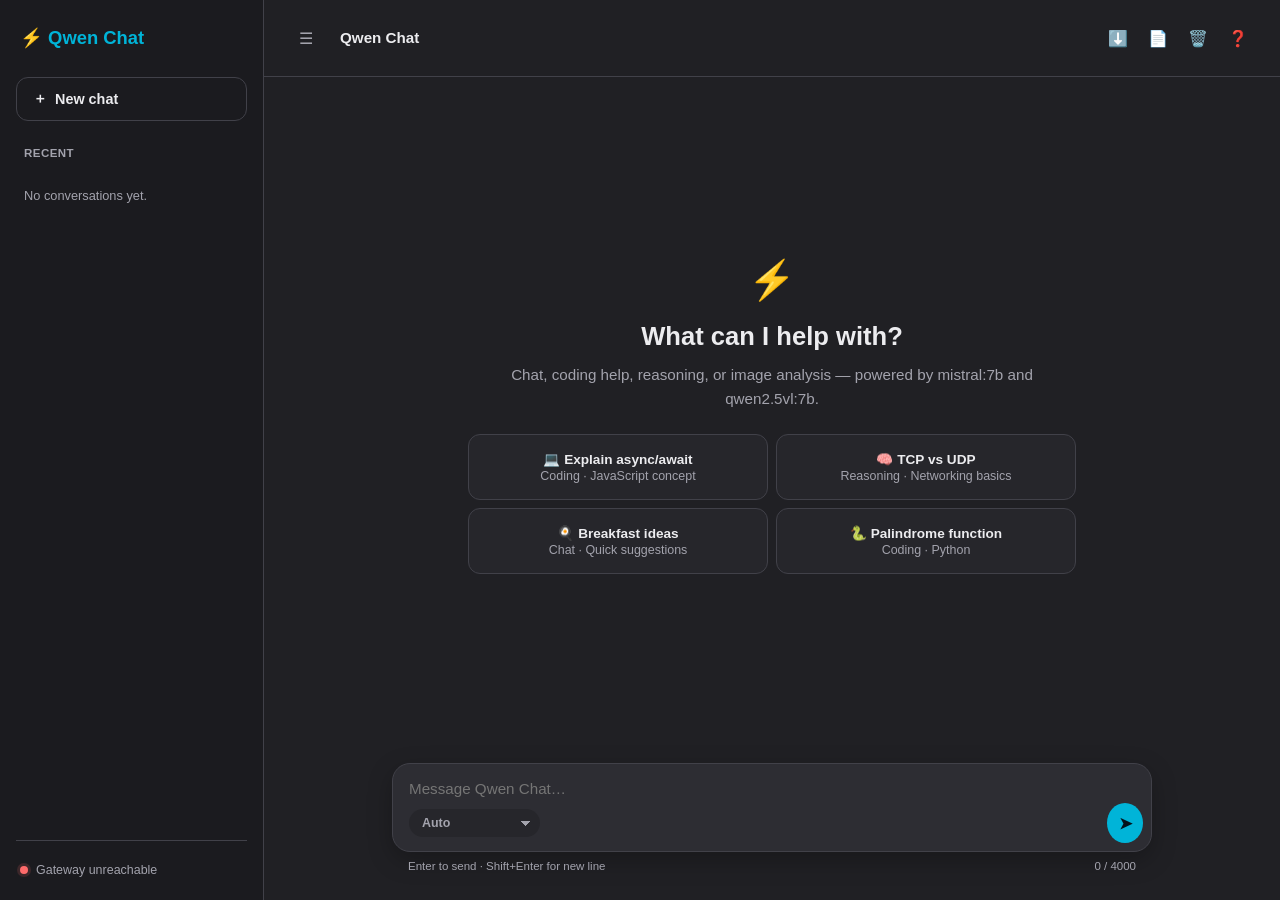
<file: index.html>
<!DOCTYPE html>
<html lang="en">
<head>
<meta charset="UTF-8">
<meta name="viewport" content="width=device-width, initial-scale=1.0">
<title>⚡ Qwen Chat — CUTM AI Gateway</title>
<link rel="stylesheet" href="css/main.css">
<link rel="stylesheet" href="css/chat.css">
<link rel="stylesheet" href="css/responsive.css">
</head>
<body>
<div class="app-shell" id="app-shell">

  <div class="sidebar-backdrop" id="sidebar-backdrop"></div>

  <aside class="sidebar" id="sidebar">
    <div class="sidebar-brand">
      ⚡ Qwen Chat
    </div>

    <button type="button" class="new-chat-btn" id="new-chat-btn">
      <span>＋</span> New chat
    </button>

    <div class="conv-list-label">Recent</div>
    <div class="conv-list" id="conv-list">
      <p class="conv-list-empty" id="conv-list-empty">No conversations yet.</p>
    </div>

    <div class="sidebar-footer">
      <div class="sidebar-status">
        <span class="status-dot" id="connection-dot"></span>
        <span id="connection-text">Checking connection…</span>
      </div>
    </div>
  </aside>

  <div class="main-panel">
    <header class="topbar">
      <button type="button" class="icon-btn sidebar-toggle" id="sidebar-toggle" title="Menu">☰</button>
      <div class="topbar-title">Qwen Chat</div>
      <div class="topbar-actions">
        <button type="button" class="icon-btn" id="export-json-btn" title="Export chat as JSON">⬇️</button>
        <button type="button" class="icon-btn" id="export-txt-btn" title="Export chat as TXT">📄</button>
        <button type="button" class="icon-btn" id="clear-chat-btn" title="Delete this conversation">🗑️</button>
        <button type="button" class="icon-btn" id="shortcuts-toggle" title="Keyboard shortcuts">❓</button>
      </div>
    </header>

    <div class="chat-scroll">
      <div class="chat-scroll-inner">

        <div class="welcome" id="welcome">
          <div class="welcome-icon">⚡</div>
          <h1>What can I help with?</h1>
          <p>Chat, coding help, reasoning, or image analysis — powered by mistral:7b and qwen2.5vl:7b.</p>
          <div class="suggestion-grid">
            <button type="button" class="suggestion-card" data-prompt="Explain how async/await works in JavaScript, with a short example.">
              <span class="suggestion-title">💻 Explain async/await</span>
              <span class="suggestion-sub">Coding · JavaScript concept</span>
            </button>
            <button type="button" class="suggestion-card" data-prompt="What's the difference between TCP and UDP?">
              <span class="suggestion-title">🧠 TCP vs UDP</span>
              <span class="suggestion-sub">Reasoning · Networking basics</span>
            </button>
            <button type="button" class="suggestion-card" data-prompt="Give me 5 healthy breakfast ideas I can make in under 10 minutes.">
              <span class="suggestion-title">🍳 Breakfast ideas</span>
              <span class="suggestion-sub">Chat · Quick suggestions</span>
            </button>
            <button type="button" class="suggestion-card" data-prompt="Write a Python function that checks if a string is a palindrome.">
              <span class="suggestion-title">🐍 Palindrome function</span>
              <span class="suggestion-sub">Coding · Python</span>
            </button>
          </div>
        </div>

        <div id="chat-messages" class="chat-messages" aria-live="polite"></div>

      </div>
    </div>

    <div class="composer-wrap">
      <div class="composer-inner">
        <form id="chat-form">
          <div class="composer">
            <textarea id="chat-input" rows="1" placeholder="Message Qwen Chat…" maxlength="4000"></textarea>
            <div class="composer-toolbar">
              <select id="model-select" class="model-select" title="Model"></select>
              <button type="submit" id="send-btn" class="btn send-btn" title="Send">➤</button>
            </div>
          </div>
        </form>
        <div class="composer-hint">
          <span>Enter to send · Shift+Enter for new line</span>
          <span id="char-counter">0 / 4000</span>
        </div>
      </div>
    </div>
  </div>

  <div id="shortcuts-panel" class="shortcuts-panel hidden">
    <h3>Keyboard Shortcuts</h3>
    <dl>
      <dt>Enter</dt><dd>Send message</dd>
      <dt>Shift+Enter</dt><dd>New line</dd>
      <dt>?</dt><dd>Toggle this panel</dd>
    </dl>
  </div>

</div>

<script type="module" src="js/main.js"></script>
</body>
</html>
</file>
<file: css/main.css>
/* Global styles, design tokens, and the app shell (sidebar + main panel). */

:root {
  --color-primary: #00b4d8;
  --color-primary-dark: #0091ad;
  --color-bg: #1b1b1f;          /* sidebar — deepest layer, warm charcoal */
  --color-bg-main: #202024;     /* main content */
  --color-bg-elevated: #26262b; /* topbar, composer, cards */
  --color-bg-card: #2d2d33;     /* cards, popovers, inputs */
  --color-bg-hover: #37373f;
  --color-border: #414149;
  --color-text: #ececef;
  --color-text-dim: #a3a3ad;
  --color-success: #00d084;
  --color-error: #ff6b6b;

  --sidebar-width: 264px;

  --space-1: 8px;
  --space-2: 16px;
  --space-3: 24px;
  --space-4: 32px;
  --space-5: 40px;

  --radius-sm: 8px;
  --radius-md: 12px;
  --radius-lg: 18px;
  --radius-pill: 26px;

  --transition: 0.2s ease;
  --font-body: 'Segoe UI', Arial, sans-serif;
}

* {
  box-sizing: border-box;
}

html, body {
  height: 100%;
}

body {
  margin: 0;
  font-family: var(--font-body);
  background: var(--color-bg-main);
  color: var(--color-text);
  line-height: 1.55;
  overflow: hidden;
}

a {
  color: var(--color-primary);
  text-decoration: none;
  transition: color var(--transition);
}
a:hover {
  color: var(--color-primary-dark);
  text-decoration: underline;
}

h1, h2, h3 {
  font-weight: 700;
  margin: 0 0 var(--space-2);
}

button {
  font-family: inherit;
  cursor: pointer;
}

/* Thin, unobtrusive scrollbars throughout the app */
* {
  scrollbar-width: thin;
  scrollbar-color: var(--color-border) transparent;
}
*::-webkit-scrollbar { width: 8px; height: 8px; }
*::-webkit-scrollbar-thumb { background: var(--color-border); border-radius: 8px; }
*::-webkit-scrollbar-track { background: transparent; }

/* ==========================================================================
   App shell: fixed-height sidebar + main panel
   ========================================================================== */

.app-shell {
  display: flex;
  height: 100vh;
  width: 100%;
}

/* ---- Sidebar ---- */
.sidebar {
  flex: 0 0 var(--sidebar-width);
  width: var(--sidebar-width);
  background: var(--color-bg);
  border-right: 1px solid var(--color-border);
  display: flex;
  flex-direction: column;
  padding: var(--space-2);
  gap: var(--space-2);
  overflow: hidden;
  transition: transform var(--transition), width var(--transition), padding var(--transition), border-color var(--transition);
  z-index: 40;
}

/* Desktop/tablet: toggling collapses the sidebar to zero width in place,
   rather than the mobile off-canvas overlay below. */
@media (min-width: 768px) {
  .app-shell.sidebar-collapsed .sidebar {
    flex-basis: 0;
    width: 0;
    padding-left: 0;
    padding-right: 0;
    border-right-color: transparent;
  }
}

.sidebar-brand {
  display: flex;
  align-items: center;
  gap: var(--space-1);
  font-size: 1.15rem;
  font-weight: 700;
  color: var(--color-primary);
  padding: var(--space-1) 4px;
}
.sidebar-brand-sub {
  display: block;
  font-size: 0.7rem;
  font-weight: 400;
  color: var(--color-text-dim);
}

.new-chat-btn {
  display: flex;
  align-items: center;
  gap: 8px;
  width: 100%;
  background: transparent;
  border: 1px solid var(--color-border);
  color: var(--color-text);
  border-radius: var(--radius-md);
  padding: 10px var(--space-2);
  font-size: 0.9rem;
  font-weight: 600;
  transition: background var(--transition), border-color var(--transition);
}
.new-chat-btn:hover {
  background: var(--color-bg-hover);
  border-color: var(--color-primary);
}

/* ---- Conversation history list ---- */
.conv-list-label {
  font-size: 0.72rem;
  font-weight: 600;
  text-transform: uppercase;
  letter-spacing: 0.04em;
  color: var(--color-text-dim);
  padding: var(--space-1) 8px 2px;
}

.conv-list {
  flex: 1;
  min-height: 40px;
  overflow-y: auto;
  display: flex;
  flex-direction: column;
  gap: 1px;
}

.conv-list-empty {
  color: var(--color-text-dim);
  font-size: 0.8rem;
  padding: 6px 8px;
  margin: 0;
}

.conv-item {
  display: flex;
  align-items: center;
  gap: 6px;
  padding: 8px 8px;
  border-radius: var(--radius-sm);
  cursor: pointer;
  color: var(--color-text-dim);
  transition: background var(--transition), color var(--transition);
}
.conv-item:hover {
  background: var(--color-bg-hover);
  color: var(--color-text);
}
.conv-item.active {
  background: var(--color-bg-hover);
  color: var(--color-text);
}
.conv-item.active .conv-item-title {
  color: var(--color-primary);
  font-weight: 600;
}

.conv-item-title {
  flex: 1;
  min-width: 0;
  white-space: nowrap;
  overflow: hidden;
  text-overflow: ellipsis;
  font-size: 0.85rem;
}

.conv-delete-btn {
  flex: 0 0 auto;
  background: none;
  border: none;
  color: var(--color-text-dim);
  font-size: 0.78rem;
  padding: 3px 5px;
  border-radius: 4px;
  opacity: 0.55;
  transition: opacity var(--transition), background var(--transition), color var(--transition);
}
.conv-delete-btn:hover {
  background: rgba(255, 107, 107, 0.15);
  color: var(--color-error);
}

/* Hide-until-hover only makes sense with a real mouse; on touchscreens
   :hover never fires reliably, so keep the button visible there. */
@media (hover: hover) and (pointer: fine) {
  .conv-delete-btn {
    opacity: 0;
  }
  .conv-item:hover .conv-delete-btn {
    opacity: 1;
  }
}

.sidebar-footer {
  display: flex;
  flex-direction: column;
  gap: var(--space-1);
  border-top: 1px solid var(--color-border);
  padding-top: var(--space-2);
}

.sidebar-status {
  display: flex;
  align-items: center;
  gap: 8px;
  font-size: 0.78rem;
  color: var(--color-text-dim);
  padding: 4px;
}
.status-dot {
  width: 8px;
  height: 8px;
  border-radius: 50%;
  background: var(--color-error);
  flex-shrink: 0;
  box-shadow: 0 0 0 3px rgba(255, 107, 107, 0.15);
}
.status-dot.online {
  background: var(--color-success);
  box-shadow: 0 0 0 3px rgba(0, 208, 132, 0.15);
}

/* Mobile drawer backdrop (hidden on desktop; shown via responsive.css) */
.sidebar-backdrop {
  display: none;
}

/* ---- Main panel ---- */
.main-panel {
  flex: 1;
  min-width: 0;
  display: flex;
  flex-direction: column;
  height: 100vh;
  background: var(--color-bg-main);
}

.topbar {
  flex: 0 0 auto;
  display: flex;
  align-items: center;
  gap: var(--space-2);
  padding: var(--space-2) var(--space-3);
  border-bottom: 1px solid var(--color-border);
}

.topbar-title {
  font-weight: 600;
  font-size: 0.95rem;
}
.topbar-actions {
  margin-left: auto;
  display: flex;
  gap: 4px;
}

.icon-btn {
  background: none;
  border: 1px solid transparent;
  color: var(--color-text-dim);
  width: 36px;
  height: 36px;
  border-radius: var(--radius-sm);
  display: flex;
  align-items: center;
  justify-content: center;
  font-size: 1rem;
  transition: background var(--transition), color var(--transition), border-color var(--transition);
}
.icon-btn:hover {
  background: var(--color-bg-hover);
  color: var(--color-text);
  border-color: var(--color-border);
}

/* ==========================================================================
   Shared form controls & buttons
   ========================================================================== */

textarea {
  background: var(--color-bg-card);
  border: 1px solid var(--color-border);
  color: var(--color-text);
  border-radius: var(--radius-sm);
  padding: var(--space-1);
  font-family: inherit;
  font-size: 0.95rem;
  transition: border-color var(--transition);
}
textarea:focus {
  outline: none;
  border-color: var(--color-primary);
}

.btn {
  background: var(--color-primary);
  color: #04121a;
  border: none;
  border-radius: var(--radius-sm);
  padding: var(--space-1) var(--space-2);
  font-weight: 600;
  transition: background var(--transition), transform var(--transition);
}
.btn:hover { background: var(--color-primary-dark); }
.btn:active { transform: scale(0.97); }
.btn:disabled { opacity: 0.5; cursor: not-allowed; }

/* Toasts */
.toast-container {
  position: fixed;
  bottom: var(--space-3);
  right: var(--space-3);
  display: flex;
  flex-direction: column;
  gap: var(--space-1);
  z-index: 1000;
}
.toast {
  background: var(--color-bg-card);
  border: 1px solid var(--color-border);
  color: var(--color-text);
  padding: var(--space-1) var(--space-2);
  border-radius: var(--radius-sm);
  box-shadow: 0 4px 12px rgba(0,0,0,0.4);
  opacity: 0;
  transform: translateY(8px);
  transition: opacity var(--transition), transform var(--transition);
}
.toast-visible { opacity: 1; transform: translateY(0); }
.toast-success { border-color: var(--color-success); color: var(--color-success); }
.toast-error { border-color: var(--color-error); color: var(--color-error); }

.hidden { display: none !important; }
</file>
<file: css/chat.css>
/* Chat column, message rendering, welcome screen, and the composer. */

.chat-scroll {
  flex: 1 1 auto;
  overflow-y: auto;
  padding: var(--space-3) var(--space-3) 0;
}

.chat-scroll-inner {
  max-width: 760px;
  margin: 0 auto;
  min-height: 100%;
  display: flex;
  flex-direction: column;
}

.chat-messages {
  display: flex;
  flex-direction: column;
  gap: var(--space-3);
  padding-bottom: var(--space-3);
}

/* ---- Welcome / empty state ---- */
.welcome {
  margin: auto;
  text-align: center;
  padding: var(--space-4) var(--space-2);
  max-width: 640px;
}
.welcome-icon {
  font-size: 2.4rem;
  margin-bottom: var(--space-1);
}
.welcome h1 {
  font-size: 1.6rem;
  margin-bottom: 6px;
}
.welcome p {
  color: var(--color-text-dim);
  margin: 0 0 var(--space-3);
  font-size: 0.95rem;
}

.suggestion-grid {
  display: grid;
  grid-template-columns: repeat(2, 1fr);
  gap: var(--space-1);
  text-align: left;
}
.suggestion-card {
  background: var(--color-bg-elevated);
  border: 1px solid var(--color-border);
  color: var(--color-text);
  border-radius: var(--radius-md);
  padding: var(--space-2);
  font-size: 0.85rem;
  transition: border-color var(--transition), background var(--transition), transform var(--transition);
}
.suggestion-card:hover {
  border-color: var(--color-primary);
  background: var(--color-bg-hover);
  transform: translateY(-1px);
}
.suggestion-card .suggestion-title {
  display: block;
  font-weight: 600;
  margin-bottom: 2px;
}
.suggestion-card .suggestion-sub {
  display: block;
  color: var(--color-text-dim);
  font-size: 0.78rem;
}

/* ---- Messages ---- */
.msg {
  display: flex;
  gap: var(--space-1);
  align-items: flex-start;
}

.msg-user {
  justify-content: flex-end;
}

.msg-avatar {
  flex: 0 0 32px;
  width: 32px;
  height: 32px;
  border-radius: 50%;
  background: linear-gradient(135deg, var(--color-primary), var(--color-primary-dark));
  color: #04121a;
  display: flex;
  align-items: center;
  justify-content: center;
  font-size: 0.95rem;
  margin-top: 2px;
}

.msg-body {
  display: flex;
  flex-direction: column;
  min-width: 0;
  max-width: 100%;
}

.msg-user .msg-body {
  align-items: flex-end;
  max-width: 75%;
}

.msg-ai .msg-body {
  max-width: calc(100% - 44px);
}

/* User: right-aligned rounded bubble */
.msg-bubble {
  background: var(--color-primary);
  color: #04121a;
  padding: 10px var(--space-2);
  border-radius: var(--radius-lg);
  border-bottom-right-radius: 4px;
  word-wrap: break-word;
  white-space: pre-wrap;
  font-size: 0.95rem;
}

/* AI: plain text, no bubble background — reads like prose */
.msg-text {
  color: var(--color-text);
  word-wrap: break-word;
  white-space: pre-wrap;
  font-size: 0.95rem;
  padding-top: 4px;
}

.msg code {
  background: rgba(255, 255, 255, 0.08);
  padding: 1px 5px;
  border-radius: 4px;
  font-family: 'Consolas', 'Courier New', monospace;
  font-size: 0.88em;
}
.msg-bubble code {
  background: rgba(0, 0, 0, 0.15);
}

.msg pre.code-block {
  background: var(--color-bg-elevated);
  border: 1px solid var(--color-border);
  padding: var(--space-1);
  border-radius: var(--radius-sm);
  overflow-x: auto;
  margin: var(--space-1) 0;
}
.msg pre.code-block code {
  background: none;
  padding: 0;
}

.msg-actions {
  display: flex;
  align-items: center;
  gap: 6px;
  margin-top: 4px;
}

/* Hide-until-hover only makes sense with a real mouse; on touchscreens
   :hover never fires reliably, so keep actions visible there. */
@media (hover: hover) and (pointer: fine) {
  .msg-actions {
    opacity: 0;
    transition: opacity var(--transition);
  }
  .msg:hover .msg-actions {
    opacity: 1;
  }
}

.msg-action-btn {
  background: none;
  border: none;
  color: var(--color-text-dim);
  font-size: 0.8rem;
  padding: 2px 4px;
  border-radius: 4px;
  transition: background var(--transition), color var(--transition);
}
.msg-action-btn:hover {
  background: var(--color-bg-hover);
  color: var(--color-text);
}

.msg-meta {
  font-size: 0.72rem;
  color: var(--color-text-dim);
  text-transform: lowercase;
}

/* Typing indicator */
.typing-indicator {
  display: flex;
  gap: 5px;
  align-items: center;
  padding-top: 10px;
}
.typing-indicator span {
  width: 7px;
  height: 7px;
  border-radius: 50%;
  background: var(--color-primary);
  animation: typing-bounce 1.2s infinite ease-in-out;
}
.typing-indicator span:nth-child(2) { animation-delay: 0.15s; }
.typing-indicator span:nth-child(3) { animation-delay: 0.3s; }

@keyframes typing-bounce {
  0%, 60%, 100% { transform: translateY(0); opacity: 0.5; }
  30% { transform: translateY(-6px); opacity: 1; }
}

.fade-in {
  animation: fade-in var(--transition);
}
@keyframes fade-in {
  from { opacity: 0; transform: translateY(6px); }
  to { opacity: 1; transform: translateY(0); }
}

/* ---- Composer ---- */
.composer-wrap {
  flex: 0 0 auto;
  padding: var(--space-2) var(--space-3) var(--space-3);
}

.composer-inner {
  max-width: 760px;
  margin: 0 auto;
}

.composer {
  display: flex;
  flex-direction: column;
  gap: 2px;
  background: var(--color-bg-card);
  border: 1px solid var(--color-border);
  border-radius: var(--radius-lg);
  padding: var(--space-1) var(--space-1) var(--space-1) var(--space-2);
  box-shadow: 0 8px 24px rgba(0, 0, 0, 0.25);
  transition: border-color var(--transition);
}
.composer:focus-within {
  border-color: var(--color-primary);
}

.composer textarea {
  width: 100%;
  resize: none;
  border: none;
  background: none;
  min-height: 24px;
  max-height: 200px;
  padding: 6px 0 2px;
  line-height: 1.4;
}
.composer textarea:focus {
  outline: none;
}

/* Row below the text input, inside the same rounded box — model picker on
   the left, send button on the right, Claude/ChatGPT-style. */
.composer-toolbar {
  display: flex;
  align-items: center;
  gap: 8px;
}

.model-select {
  appearance: none;
  background: var(--color-bg-elevated);
  border: 1px solid transparent;
  color: var(--color-text-dim);
  border-radius: var(--radius-pill);
  padding: 6px 26px 6px 12px;
  font-family: inherit;
  font-size: 0.78rem;
  font-weight: 600;
  cursor: pointer;
  background-image: linear-gradient(45deg, transparent 50%, currentColor 50%), linear-gradient(135deg, currentColor 50%, transparent 50%);
  background-position: right 13px center, right 8px center;
  background-size: 5px 5px, 5px 5px;
  background-repeat: no-repeat;
  transition: border-color var(--transition), color var(--transition), background var(--transition);
}
.model-select:hover {
  color: var(--color-text);
  border-color: var(--color-border);
}
.model-select:focus {
  outline: none;
  border-color: var(--color-primary);
  color: var(--color-text);
}
.model-select option {
  background: var(--color-bg-card);
  color: var(--color-text);
}

.send-btn {
  margin-left: auto;
  flex: 0 0 auto;
  width: 36px;
  height: 36px;
  border-radius: 50%;
  font-size: 1rem;
  display: flex;
  align-items: center;
  justify-content: center;
  padding: 0;
}

.composer-hint {
  display: flex;
  justify-content: space-between;
  align-items: center;
  font-size: 0.72rem;
  color: var(--color-text-dim);
  padding: 6px var(--space-2) 0;
}

.char-counter-warn {
  color: var(--color-error);
}

.shortcuts-panel {
  position: fixed;
  bottom: 90px;
  right: var(--space-3);
  background: var(--color-bg-card);
  border: 1px solid var(--color-border);
  border-radius: var(--radius-md);
  padding: var(--space-2);
  font-size: 0.85rem;
  z-index: 999;
  box-shadow: 0 4px 20px rgba(0,0,0,0.5);
}
.shortcuts-panel h3 { margin-bottom: var(--space-1); color: var(--color-primary); }
.shortcuts-panel dl {
  display: grid;
  grid-template-columns: auto 1fr;
  gap: 4px var(--space-2);
  margin: 0;
}
.shortcuts-panel dt {
  font-family: monospace;
  background: var(--color-bg-elevated);
  padding: 1px 6px;
  border-radius: 4px;
}
</file>
<file: css/responsive.css>
/* Breakpoints: mobile < 768px, tablet 768-1024px, desktop > 1024px */

/* Touch-friendly baseline for all buttons */
.btn, .new-chat-btn, .icon-btn {
  min-height: 44px;
}
.msg-action-btn { min-height: 28px; min-width: 28px; }
.send-btn { min-height: 40px; }

/* Larger tap targets on touch devices where the pointer is a finger, not a cursor. */
@media (hover: none) or (pointer: coarse) {
  .conv-delete-btn {
    min-width: 36px;
    min-height: 36px;
    font-size: 0.95rem;
  }
  .msg-action-btn {
    min-height: 36px;
    min-width: 36px;
    font-size: 0.9rem;
  }
}

@media (max-width: 767px) {
  .sidebar {
    position: fixed;
    inset: 0 auto 0 0;
    transform: translateX(-100%);
    box-shadow: 0 0 40px rgba(0, 0, 0, 0.5);
  }
  .app-shell.sidebar-open .sidebar {
    transform: translateX(0);
  }

  .sidebar-backdrop {
    display: none;
    position: fixed;
    inset: 0;
    background: rgba(0, 0, 0, 0.5);
    z-index: 30;
  }
  .app-shell.sidebar-open .sidebar-backdrop {
    display: block;
  }

  .topbar {
    padding: var(--space-1) var(--space-2);
  }

  .chat-scroll {
    padding-left: var(--space-2);
    padding-right: var(--space-2);
  }

  .msg-user .msg-body {
    max-width: 88%;
  }
  .msg-ai .msg-body {
    max-width: calc(100% - 40px);
  }

  .welcome {
    padding: var(--space-2) 0;
  }
  .welcome h1 {
    font-size: 1.3rem;
  }
  .suggestion-grid {
    grid-template-columns: 1fr;
  }

  .composer-wrap {
    padding: var(--space-1) var(--space-2) var(--space-2);
  }

  .shortcuts-panel {
    left: var(--space-1);
    right: var(--space-1);
    bottom: 96px;
  }
}

@media (min-width: 768px) and (max-width: 1024px) {
  :root {
    --sidebar-width: 224px;
  }

  .suggestion-grid {
    grid-template-columns: 1fr;
  }
}

@media (min-width: 1025px) {
  .msg-user .msg-body {
    max-width: 68%;
  }
}
</file>
